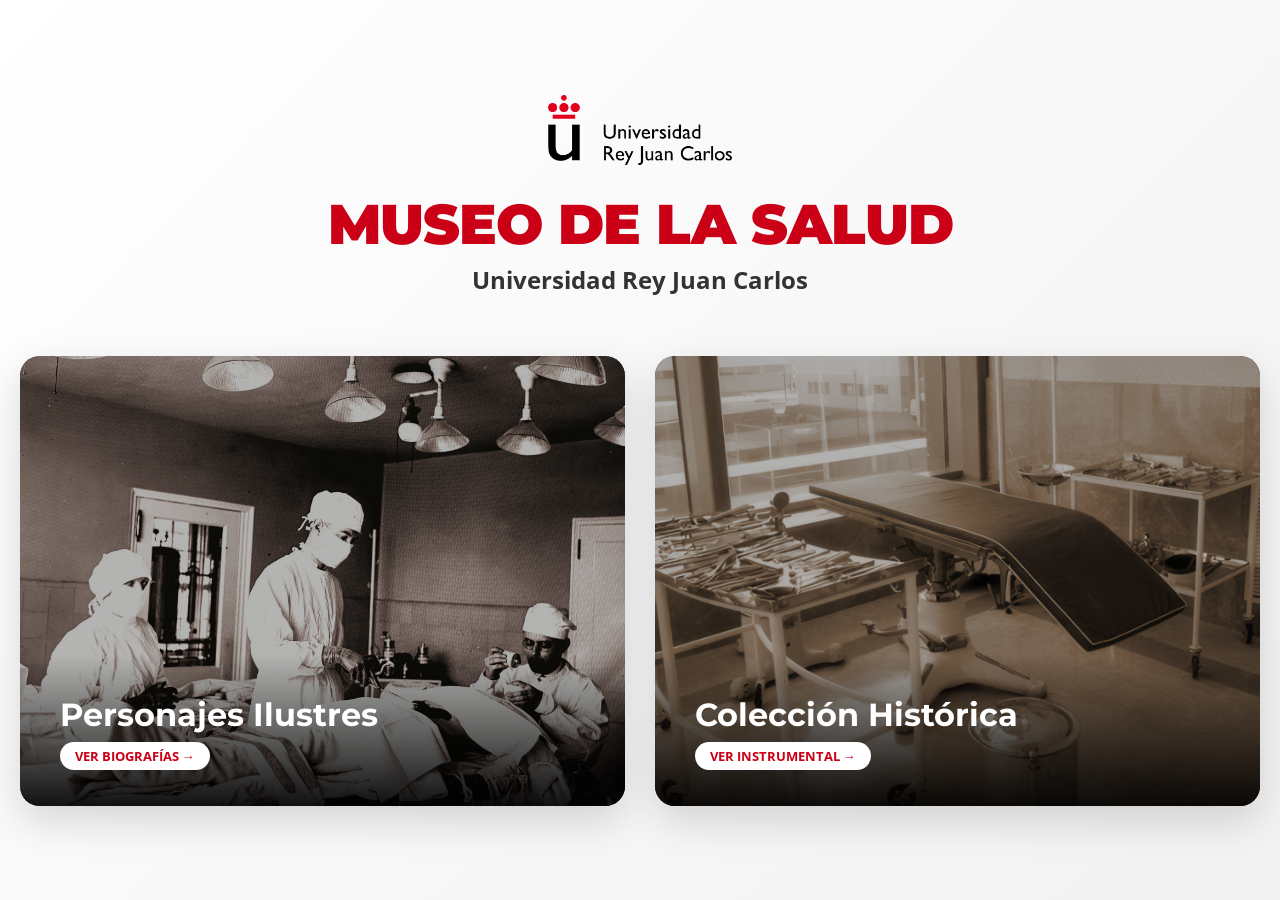
<file: index.html>
<!DOCTYPE html>
<html lang="es">

<head>
    <meta charset="UTF-8">
    <meta name="viewport" content="width=device-width, initial-scale=1.0">
    <title>Museo URJC - Bienvenido</title>
    <link rel="icon" type="image/png" href="assets/favicon.jpg" />
    <link rel="stylesheet" href="css/styles.css">
    <link
        href="https://fonts.googleapis.com/css2?family=Montserrat:wght@400;700;900&family=Open+Sans:wght@400;600&display=swap"
        rel="stylesheet">
</head>

<body class="home-page">

    <div class="main-container-home">

        <div class="hero-section">
            <div class="logos-home">
                <img src="assets/logo.png" alt="URJC">
            </div>
            <h1>MUSEO DE LA SALUD</h1>
            <p class="subtitle">Universidad Rey Juan Carlos</p>
<!--            <p class="instruction">Seleccione una colección para comenzar su visita</p> -->
        </div>

        <nav class="home-nav">

            <a href="pages/personajes.html" class="nav-card">
                <img src="assets/personajes/sala.jpg" alt="Personajes" class="nav-bg">
                <div class="nav-content">
                    <h2>Personajes Ilustres</h2>
                    <span>Ver Biografías &rarr;</span>
                </div>
            </a>

            <a href="pages/galeria.html" class="nav-card">
                <img src="assets/coleccion/museo1.png" alt="Galería" class="nav-bg">
                <div class="nav-content">
                    <h2>Colección Histórica</h2>
                    <span>Ver Instrumental &rarr;</span>
                </div>
            </a>

        </nav>
    </div>

</body>

</html>
</file>
<file: css/styles.css>
/* =========================================
   1. VARIABLES Y CONFIGURACIÓN BASE
   ========================================= */
:root {
    --urjc-red: #cb0017;       
    --urjc-dark: #191a19;      
    --bg-color: #f8f9fa;       
    --card-bg: #ffffff;
    --shadow-soft: 0 10px 30px rgba(0,0,0,0.08);
    --shadow-hover: 0 20px 40px rgba(0,0,0,0.15);
    --radius: 16px;            
}

* { box-sizing: border-box; margin: 0; padding: 0; }

body {
    font-family: 'Open Sans', sans-serif;
    background-color: var(--bg-color);
    color: var(--urjc-dark);
    min-height: 100vh;
    display: flex;
    flex-direction: column;
    overflow-x: hidden; 
    
    /* SEGURIDAD KIOSCO */
    user-select: none;  
    -webkit-user-select: none;
    -webkit-touch-callout: none;
    -webkit-tap-highlight-color: transparent; 
}

img { pointer-events: none; } /* Bloquea arrastre de imágenes */

/* =========================================
   2. CABECERAS
   ========================================= */
header.compact-header {
    background: rgba(255, 255, 255, 0.95); /* Efecto vidrio */
    backdrop-filter: blur(10px);
    padding: 15px 30px;
    display: flex;
    justify-content: space-between;
    align-items: center;
    border-bottom: 3px solid var(--urjc-red);
    box-shadow: 0 4px 15px rgba(0,0,0,0.05);
    position: sticky; 
    top: 0;
    z-index: 100;
}

.header-title h1 {
    font-family: 'Montserrat', sans-serif;
    font-size: 1.4rem;
    font-weight: 800;
    color: var(--urjc-dark);
    text-transform: uppercase;
    letter-spacing: 1px;
    margin: 0;
}

/* Botón Volver */
.btn-back {
    display: inline-flex;
    align-items: center;
    text-decoration: none;
    color: var(--urjc-dark);
    font-weight: 700;
    padding: 10px 20px;
    border-radius: 50px;
    background: #fff;
    border: 2px solid #eee;
    transition: all 0.2s;
    box-shadow: 0 4px 6px rgba(0,0,0,0.05);
}

.btn-back:active { 
    background-color: var(--urjc-red); 
    color: white; 
    border-color: var(--urjc-red);
    transform: scale(0.95);
}
.btn-back span { margin-right: 8px; font-size: 1.2rem; }


/* =========================================
   3. ESTRUCTURA PRINCIPAL (LAYOUT)
   ========================================= */
.main-container {
    display: flex;
    flex-direction: column;
    height: 100vh; /* Forzamos a que ocupe exactamente el alto de la pantalla */
    max-width: 1600px; 
    margin: 0 auto;
    background: white;
    overflow: hidden; /* Evitamos scroll accidental en el home */
}

/* Reducimos el padding de main para ganar espacio */
main { 
    padding: 20px; 
    flex: 1; 
    display: flex;
    flex-direction: column;
    justify-content: space-between; /* Distribuye banner, mensaje y nav equitativamente */
}

/* =========================================
   4. HOME PAGE REDISEÑADA
   ========================================= */
.home-page {
    display: flex;
    justify-content: center;
    align-items: center;
    background: linear-gradient(135deg, #ffffff 0%, #f2f2f2 100%);
    overflow: hidden; /* Sin scroll en la home */
}

.main-container-home {
    width: 100%;
    max-width: 1400px;
    padding: 20px;
    text-align: center;
    display: flex;
    flex-direction: column;
    height: 95vh;
    justify-content: center;
}

.hero-section { margin-bottom: 40px; }

.logos-home img { height: 70px; margin-bottom: 20px; }

.hero-section h1 {
    font-family: 'Montserrat', sans-serif;
    font-size: 3.5rem;
    font-weight: 900;
    color: var(--urjc-red);
    letter-spacing: -1px;
    margin-bottom: 5px;
    text-transform: uppercase;
}

.subtitle {
    font-size: 1.5rem; color: #333; font-weight: 700; margin-bottom: 20px;
}

.instruction {
    font-family: 'Montserrat', sans-serif; color: #666; font-size: 1.1rem;
    text-transform: uppercase; letter-spacing: 2px; margin-top: 30px;
    position: relative; display: inline-block;
}
.instruction::after {
    content: ''; display: block; width: 50%; height: 2px; 
    background: var(--urjc-red); margin: 10px auto 0;
}

/* Tarjetas Gigantes de Navegación */
.home-nav {
    display: flex; gap: 30px; width: 100%; height: 50vh;
}

.nav-card {
    flex: 1; position: relative;
    border-radius: 20px; overflow: hidden;
    cursor: pointer; text-decoration: none;
    box-shadow: 0 15px 40px rgba(0,0,0,0.15);
    background: #000; transition: transform 0.3s;
    pointer-events: auto !important; 
}

.nav-card:first-child .nav-bg {
    object-position: top; 
}

.nav-card:active { transform: scale(0.96); }

.nav-bg {
    width: 100%; height: 100%; object-fit: cover;
    opacity: 0.7; transition: transform 0.5s, opacity 0.5s;
}

.nav-card:active .nav-bg { transform: scale(1.1); opacity: 0.5; }

.nav-content {
    position: absolute; bottom: 0; left: 0; width: 100%;
    padding: 40px;
    background: linear-gradient(to top, rgba(0,0,0,0.9), transparent);
    color: white; text-align: left;
}

.nav-content h2 {
    font-family: 'Montserrat', sans-serif; font-size: 2rem; margin-bottom: 10px;
}

.nav-content span {
    font-weight: 700; text-transform: uppercase; color: var(--urjc-red); background: white;
    padding: 5px 15px; border-radius: 20px; font-size: 0.8rem;
}

/* =========================================
   5. PÁGINA PERSONAJES
   ========================================= */

.grid-personajes {
    display: grid;
    /* Esto forzará que quepan unas 3 tarjetas por fila en pantallas grandes */
    grid-template-columns: repeat(auto-fit, minmax(350px, 1fr));
    gap: 40px; /* Más espacio entre personajes para llenar la pantalla */
    max-width: 1400px;
    margin: 20px auto;
    padding: 40px;
    /* Centramos el grid si sobran huecos */
    justify-content: center;
}

.card-personaje {
    background: white;
    border-radius: 20px;
    overflow: hidden;
    /* Diseño Vertical */
    display: flex;
    flex-direction: column;
    
    /* Sombra elegante que da profundidad */
    box-shadow: 0 15px 35px rgba(0,0,0,0.1);
    transition: transform 0.3s cubic-bezier(0.25, 0.8, 0.25, 1);
    
    /* Importante para el táctil */
    cursor: pointer;
    pointer-events: auto !important;
    position: relative;
    border: 1px solid rgba(0,0,0,0.05);
}

/* Efecto al tocar */
.card-personaje:active {
    transform: scale(0.96);
    box-shadow: 0 5px 15px rgba(0,0,0,0.15);
}

/* LA IMAGEN (Retrato Alto) */
.card-personaje img {
    width: 100%;
    /* Altura fija grande para que se vean bien las fotos verticales */
    height: 480px; 
    object-fit: cover;
    /* CLAVE: Alineamos arriba para no cortar cabezas */
    object-position: top center; 
    
    /* Un pequeño degradado en la base de la foto para unirla con el texto */
    border-bottom: 5px solid var(--urjc-red);
}

/* EL TEXTO */
.info-personaje {
    padding: 25px;
    text-align: center;
    background: white;
    flex-grow: 1;
    display: flex;
    flex-direction: column;
    align-items: center;
    justify-content: center;
}

.info-personaje h3 {
    font-family: 'Montserrat', sans-serif;
    font-size: 1.8rem; /* Nombre grande */
    color: var(--urjc-dark);
    margin-bottom: 8px;
    font-weight: 800;
    line-height: 1.1;
}

.info-personaje p {
    font-size: 1rem;
    color: #666;
    font-weight: 600;
    text-transform: uppercase;
    letter-spacing: 2px;
    margin-bottom: 20px;
}

/* Botón estilizado */
.btn-indicator {
    padding: 12px 30px;
    background: #f4f4f4;
    color: #333;
    border-radius: 50px;
    font-size: 0.85rem;
    font-weight: 700;
    text-transform: uppercase;
    transition: background 0.2s;
}

.card-personaje:active .btn-indicator {
    background: var(--urjc-red);
    color: white;
}

/* RESPONSIVE: En móviles muy estrechos, ajustamos la altura */
@media (max-width: 768px) {
    .card-personaje img {
        height: 350px;
    }
}


/* =========================================
   6. PÁGINA GALERÍA (Grid)
   ========================================= */
.grid-galeria {
    display: grid;
    /* CAMBIO 1: En lugar de 4 fijos, rellena automáticamente según el ancho */
    grid-template-columns: repeat(auto-fill, minmax(320px, 1fr));
    grid-auto-rows: 280px;
    gap: 25px; /* Un poco más de espacio entre fotos */
    
    /* CAMBIO 2: Ocupar casi toda la pantalla (antes estaba en 1400px) */
    max-width:90vw; 
    margin: 0 auto;
    padding: 20px;
    padding-bottom: 50px;

    /* CAMBIO 3: Magia para rellenar huecos si las piezas grandes dejan espacios */
    grid-auto-flow: dense; 
}
.item-galeria {
    position: relative;
    border-radius: 20px;
    overflow: hidden;
    background: #000;
    box-shadow: 0 10px 20px rgba(0,0,0,0.1);
    transition: transform 0.2s cubic-bezier(0.175, 0.885, 0.32, 1.275);
    
    /* Importante para el click */
    pointer-events: auto !important;
    touch-action: none; 
    cursor: pointer;
}

/* Reglas Bento (Elementos grandes) */
/* Hacemos que el primero de cada 4 ocupe 2 columnas */
.item-galeria:nth-child(4n+1) { 
    grid-column: span 2; 
}
/* Hacemos que el séptimo ocupe 2 filas de alto */
.item-galeria:nth-child(7n) { 
    grid-row: span 2; 
}

/* BLOQUEO TOTAL DE HIJOS */
.item-galeria * { pointer-events: none !important; }

/* IMÁGENES */
.item-galeria img {
    width: 100%; height: 100%; object-fit: cover;
    opacity: 0.85; transition: all 0.5s ease;
}

/* INTERACCIÓN TÁCTIL */
.item-galeria:active { transform: scale(0.98); }
.item-galeria:active img { transform: scale(1.05); opacity: 0.6; }

/* ETIQUETA */
.info-overlay-label {
    position: absolute; bottom: 0; left: 0; width: 100%;
    padding: 20px;
    background: linear-gradient(to top, rgba(0,0,0,0.9) 0%, transparent 100%);
    color: white; z-index: 2;
}
.info-overlay-label h3 {
    font-family: 'Montserrat', sans-serif; font-size: 1.2rem; font-weight: 700;
    margin: 0; text-shadow: 0 2px 4px rgba(0,0,0,0.5);
}

/* =========================================
   7. VENTANA MODAL (Info Popup)
   ========================================= */
.modal-overlay {
    position: fixed; top: 0; left: 0; width: 100%; height: 100%;
    background-color: rgba(20, 20, 20, 0.95);
    backdrop-filter: blur(8px);
    z-index: 2000; display: none; justify-content: center; align-items: center;
    opacity: 0; transition: opacity 0.3s ease;
}
.modal-overlay.active { display: flex; opacity: 1; }

.modal-content {
    background: white; width: 95%; max-width: 900px; height: auto; max-height: 80vh;
    border-radius: 20px; position: relative;
    box-shadow: 0 25px 50px rgba(0,0,0,0.5); overflow: hidden;
    display: flex; flex-direction: column;
    animation: slideUp 0.4s cubic-bezier(0.16, 1, 0.3, 1);
}

@keyframes slideUp {
    from { transform: translateY(50px) scale(0.95); opacity: 0; }
    to { transform: translateY(0) scale(1); opacity: 1; }
}

@media (min-width: 768px) {
    .modal-content { height: 600px; }
    .modal-body { flex-direction: row; height: 100%; display: flex; }
    .modal-img-container { flex: 1; height: 100%; }
    .modal-text { flex: 1; height: 100%; }
}

.modal-img-container {
    background: #f8f8f8;
    display: flex;
    align-items: center;
    justify-content: center;
    overflow: hidden;
    height: 300px;
    padding: 0;   
}

@media (min-width: 768px) {
    .modal-img-container { height: 100%; }
}

.modal-img-container img {
    width: 100%;
    height: 100%;
    object-fit: contain; 
    display: block;
}

.modal-text {
    padding: 40px; padding-top: 60px; overflow-y: auto;
    display: flex; flex-direction: column; justify-content: flex-start;
    background: white;
}
.modal-text h2 {
    font-family: 'Montserrat', sans-serif; color: var(--urjc-red);
    font-size: 2rem; margin-top: 0; margin-bottom: 20px;
    border-bottom: 1px solid #ddd; padding-bottom: 15px; flex-shrink: 0;
}
.modal-text p {
    font-size: 1.1rem; line-height: 1.8; color: #333; margin-bottom: 20px;
}
.modal-text strong { color: var(--urjc-red); font-weight: 700; }

.btn-close {
    position: absolute; top: 15px; right: 20px; background: white; border: none;
    width: 45px; height: 45px; border-radius: 50%; font-size: 2rem; color: #333;
    cursor: pointer; z-index: 10; box-shadow: 0 4px 15px rgba(0,0,0,0.1);
    display: flex; align-items: center; justify-content: center; transition: 0.2s;
}
.btn-close:active { background: var(--urjc-red); color: white; transform: scale(0.9); }

/* =========================================
   8. FOOTER
   ========================================= */
footer {
    padding: 10px; /* Reducido de 20px */
    font-size: 0.75rem;
    background: white;
    flex-shrink: 0; /* Evita que el footer desaparezca */
    text-align: center;
}

/* =========================================
   9. BLOQUEOS TÁCTILES GLOBALES - REFORZADOS
   ========================================= */
* {
    -webkit-user-select: none;
    user-select: none;
    -webkit-touch-callout: none !important; 
    -webkit-tap-highlight-color: transparent;
}

/* Solo permitimos eventos en los contenedores principales */
.item-galeria, .card-personaje, .nav-card, .btn-back, .btn-close {
    pointer-events: auto !important;
    touch-action: pan-y; 
}
</file>
